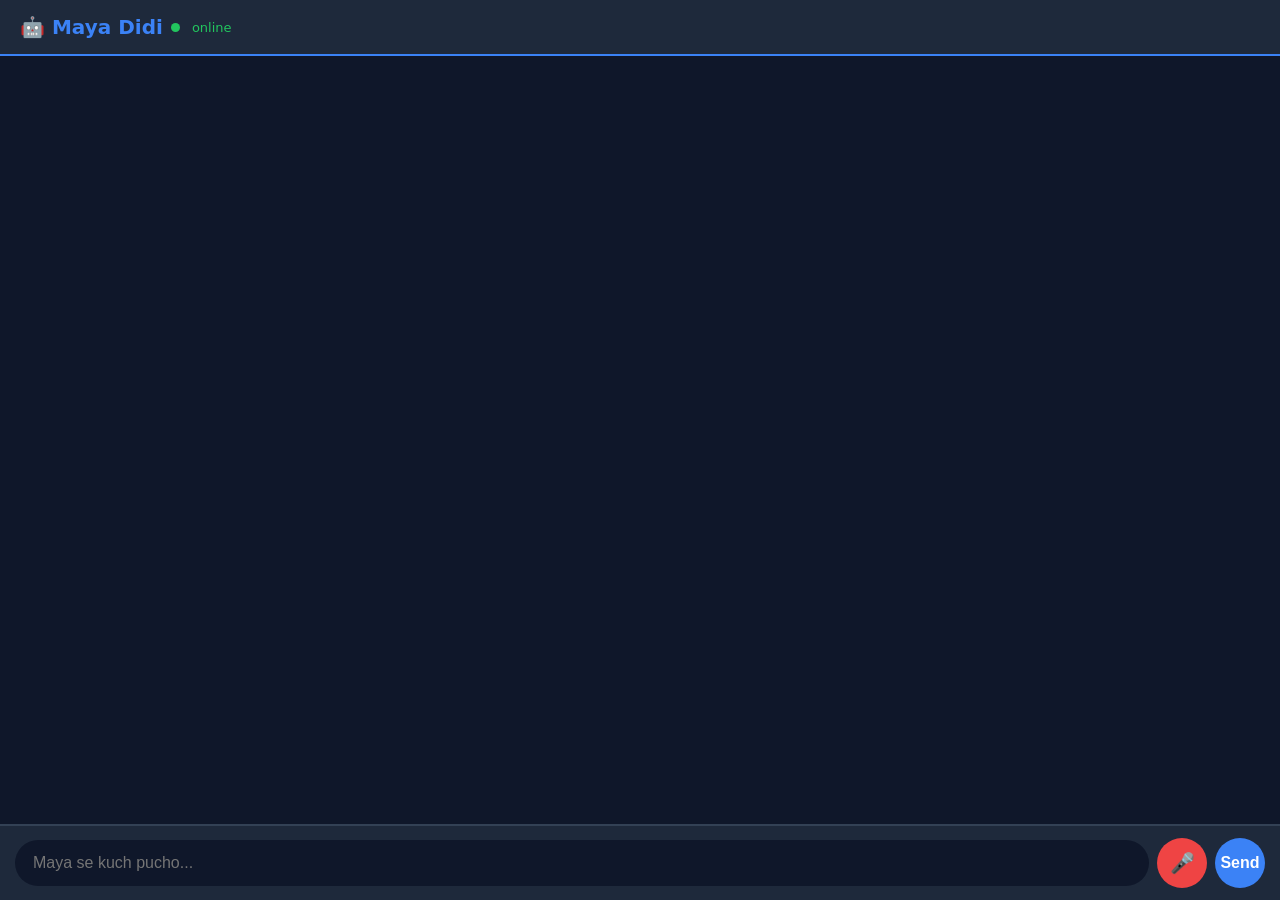
<file: ai-teacher.html>
<!DOCTYPE html>
<html lang="hi">
<head>
  <meta charset="UTF-8">
  <meta name="viewport" content="width=device-width, initial-scale=1.0, viewport-fit=cover">
  <title>Maya Didi - AI Teacher</title>
  <style>
    * {
      box-sizing: border-box;
    }
    html, body {
      width: 100%;
      height: 100dvh;
      overflow: hidden; /* ✅ Body pe koi scroll nahi */
      background: #0f172a;
      font-family: system-ui, Arial;
      color: #e2e8f0;
      margin: 0;
    }
    body {
      display: flex;
      flex-direction: column;
      padding-bottom: env(safe-area-inset-bottom);
    }

    /* ✅ Header Fix */
   .header {
      background: #1e293b;
      padding: 15px 20px;
      display: flex;
      align-items: center;
      gap: 12px;
      border-bottom: 2px solid #3b82f6;
      flex-shrink: 0;
      width: 100vw;
    }
   .header h2 { margin: 0; color: #3b82f6; font-size: 20px; display: flex; align-items: center; gap: 8px; }
   .header p { margin: 0; font-size: 13px; color: #22c55e; }
   .dot { width: 9px; height: 9px; background: #22c55e; border-radius: 50%; }

    /* ✅ Chat Area - Sirf ye scroll hoga */
    #chat {
      flex: 1;
      overflow-y: auto;
      overflow-x: hidden; /* ✅ Horizontal scroll band - ye main fix hai */
      padding: 15px;
      display: flex;
      flex-direction: column;
      gap: 10px;
      width: 100vw;
    }
   .msg {
      padding: 12px 16px;
      border-radius: 16px;
      max-width: calc(100% - 30px); /* ✅ Ab 100% se bahar nahi jayega */
      width: fit-content;
      line-height: 1.5;
      font-size: 15px;
      word-break: break-word; /* ✅ Lamba word tod dega */
      overflow-wrap: anywhere; /* ✅ Koi bhi jagah se tod dega */
      white-space: pre-wrap;
    }
   .user { background: #3b82f6; align-self: flex-end; border-bottom-right-radius: 4px; }
   .bot { background: #1e293b; align-self: flex-start; border: 1px solid #334155; border-bottom-left-radius: 4px; }

    /* ✅ Input Area Fix */
   .input-area {
      display: flex;
      padding: 12px 15px calc(12px + env(safe-area-inset-bottom));
      background: #1e293b;
      border-top: 2px solid #334155;
      gap: 8px;
      align-items: center;
      flex-shrink: 0;
      width: 100vw;
    }
    #userInput {
      flex: 1;
      min-width: 0;
      padding: 14px 18px;
      border: none;
      border-radius: 24px;
      background: #0f172a;
      color: #e2e8f0;
      font-size: 16px;
      outline: none;
    }
    button {
      padding: 0;
      border: none;
      border-radius: 50%;
      background: #3b82f6;
      color: white;
      font-weight: bold;
      cursor: pointer;
      font-size: 16px;
      width: 50px;
      height: 50px;
      flex-shrink: 0;
      display: flex;
      align-items: center;
      justify-content: center;
    }
    #micBtn { background: #ef4444; font-size: 20px; }
    #micBtn.listening { background: #22c55e; animation: pulse 1s infinite; }
    @keyframes pulse { 0% { box-shadow: 0 0 0 0 rgba(34, 197, 94, 0.7); } 70% { box-shadow: 0 0 0 10px rgba(34, 197, 94, 0); } 100% { box-shadow: 0 0 0 0 rgba(34, 197, 94, 0); } }
  
  </style>
</head>
<body>
 <body>
  <div class="header">
    <h2>🤖 Maya Didi <span class="dot"></span></h2>
    <p id="status">online</p>
  </div>

  <div id="chat"></div>
  
  <div class="input-area">
    <input type="text" id="userInput" placeholder="Maya se kuch pucho...">
    <button id="micBtn" onclick="startMic()">🎤</button>
    <button onclick="sendMsg()">Send</button>
  </div>

  <script>
    const API_URL = '/api/chat';
    let chatHistory = []; 
<script>
const API_URL = "/api/chat";
let chatHistory = [];

function saveChat() { localStorage.setItem('mayaChat', JSON.stringify(chatHistory)); }
function loadChat() {
  const saved = localStorage.getItem('mayaChat');
  if (saved) {
    chatHistory = JSON.parse(saved);
    chatHistory.forEach(msg => { addMsg(msg.content, msg.role === 'user'? 'user' : 'bot', false); });
  } else { addMsg("Namaste 🙏 Main Maya Didi hu. English seekhni hai? Koi bhi sawal pucho.", 'bot', false); }
}

function addMsg(text, sender, shouldSave = true){
  const chat = document.getElementById('chat');
  const div = document.createElement('div');
  div.className = 'msg ' + sender;
  div.innerText = text;
  chat.appendChild(div);
  chat.scrollTop = chat.scrollHeight;
  if (shouldSave) { chatHistory.push({role: sender === 'user'? 'user' : 'assistant', content: text}); saveChat(); }
}

async function sendMsg(){
    const input = document.getElementById('userInput');
    const text = input.value.trim();
  const selectedMode = document.getElementById('modeSelect').value; // <- Ye line add kar
    if(!text) return;
  localStorage.setItem('mayaMode', selectedMode); // <- Ye line add kar
    
    addMsg(text, 'user');
    input.value = '';
    document.getElementById('status').innerText = 'typing...';
    
    try {
    const res = await fetch('/api/chat', {
      method: 'POST',
      headers: {'Content-Type': 'application/json'},
      body: JSON.stringify({
        message: text,
        mode: selectedMode,   // 'languageMode: hi-en' hata ke ye daal de
      })
    });
        const data = await res.json();
        const reply = data.reply || "Sorry, jawab nahi mila.";
        addMsg(reply, 'maya');
        document.getElementById('status').innerText = 'online';
    } catch(e){
        console.error("API Error:", e);
        addMsg("Maya so rahi hai bhai 😅. Server error aa gaya.", 'maya');
        document.getElementById('status').innerText = 'online';
    }
}

function startMic() {
  const micBtn = document.getElementById('micBtn');
  const SpeechRecognition = window.SpeechRecognition || window.webkitSpeechRecognition;
  if (!SpeechRecognition) { alert("Tera browser Mic support nahi karta Guru. Chrome use kar."); return; }
  const recognition = new SpeechRecognition();
  recognition.lang = 'hi-IN';
  recognition.continuous = false;
  recognition.onstart = () => { micBtn.classList.add('listening'); document.getElementById('status').innerText = 'sun rahi hu...'; };
  recognition.onresult = (event) => { const text = event.results[0][0].transcript; document.getElementById('userInput').value = text; sendMsg(); };
  recognition.onend = () => { micBtn.classList.remove('listening'); document.getElementById('status').innerText = 'online'; };
  recognition.start();
}

document.getElementById('userInput').addEventListener('keypress', (e) => { if(e.key === 'Enter') sendMsg(); });
loadChat(); // === YAHAN TAK ===
 
</script>
 <div id="banner-ad"><ins class="adsbygoogle" style="display:block" data-ad-client="ca-pub-XXXX" data-ad-slot="YYYY" data-ad-format="auto"></ins><script>(adsbygoogle = window.adsbygoogle || []).push({});</script></div>
 <script>let messageCount = 0;</script> 
<script>window.MAYA_MODE = 'maya';</script>
<script src="/ads-heart.js"></script>
</body>
</html>
</file>
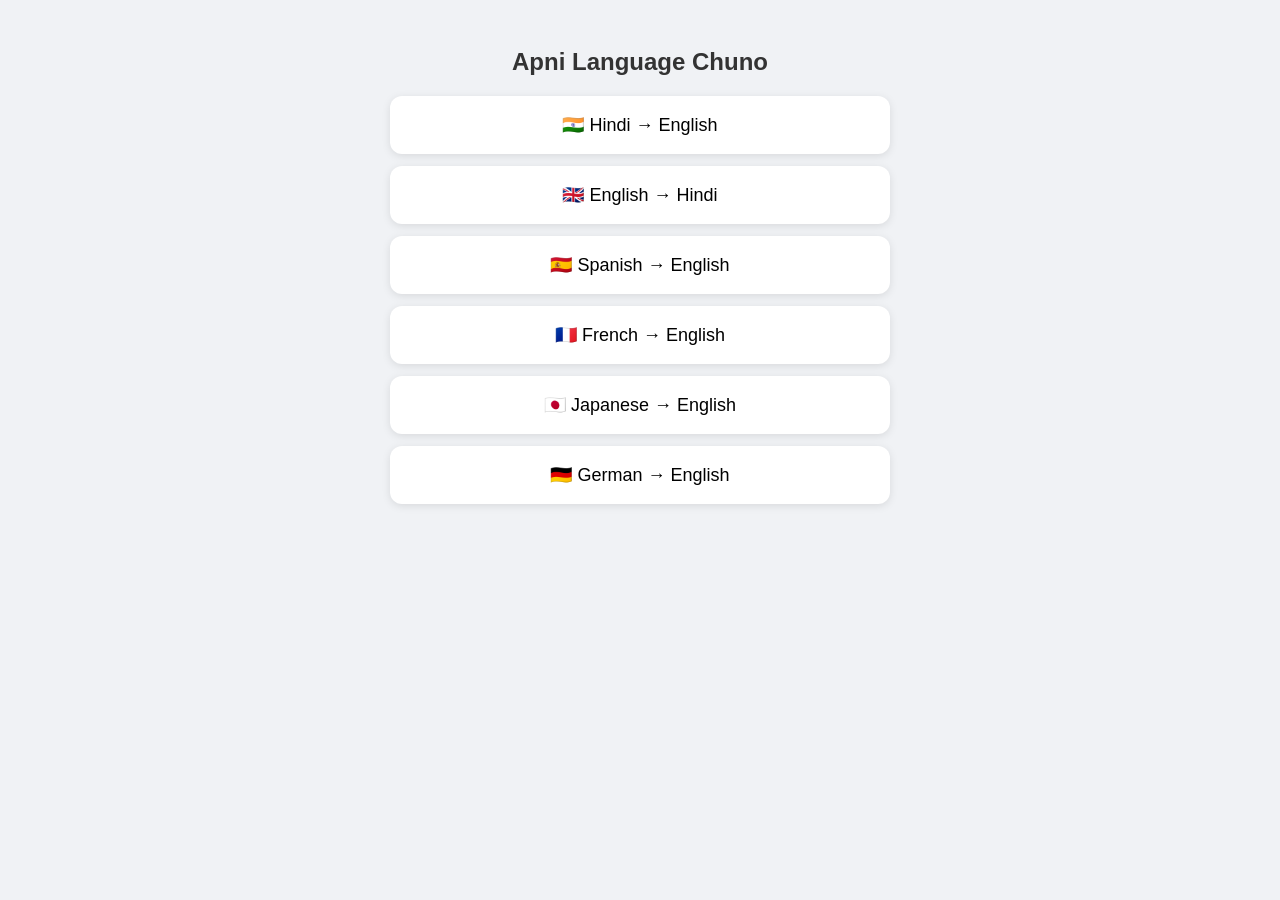
<file: language.html>
<!DOCTYPE html>
<html>
<head>
<meta charset="UTF-8">
<title>Language Select</title>
<style>
body{font-family:sans-serif;background:#f0f2f5;padding:20px;text-align:center}
h2{color:#333;margin-bottom:20px}
.lang{padding:18px;margin:12px 0;background:#fff;border-radius:12px;cursor:pointer;font-size:18px;box-shadow:0 2px 8px rgba(0,0,0,0.1);transition:0.3s}
.lang:hover{background:#667eea;color:#fff;transform:scale(1.02)}
.container{max-width:500px;margin:auto}
</style>
</head>
<body>
<div class="container">
  <h2 data-key="language.title">Apni Language Chuno</h2>

  <div class="lang" onclick="setLanguage('hindi-english')" data-key="language.hindi_english">🇮🇳 Hindi → English</div>
  <div class="lang" onclick="setLanguage('english-hindi')" data-key="language.english_hindi">🇬🇧 English → Hindi</div>
  <div class="lang" onclick="setLanguage('spanish-english')" data-key="language.spanish_english">🇪🇸 Spanish → English</div>
  <div class="lang" onclick="setLanguage('french-english')" data-key="language.french_english">🇫🇷 French → English</div>
  <div class="lang" onclick="setLanguage('ja')" data-key="language.japanese_english">🇯🇵 Japanese → English</div>
  <div class="lang" onclick="setLanguage('de')" data-key="language.german_english">🇩🇪 German → English</div>
</div>

<script>
// STEP 1: WORDS DATA - 6 LANGUAGE
const langData = {
  "hindi-english": {
    "language": {
      "title": "Apni Language Chuno",
      "hindi_english": "🇮🇳 Hindi → English",
      "english_hindi": "🇬🇧 English → Hindi",
      "spanish_english": "🇪🇸 Spanish → English",
      "french_english": "🇫🇷 French → English",
      "japanese_english": "🇯🇵 Japanese → English",
      "german_english": "🇩🇪 German → English"
    }
  },
  "english-hindi": {
    "language": {
      "title": "Choose Your Language",
      "hindi_english": "🇮🇳 Hindi → English",
      "english_hindi": "🇬🇧 English → Hindi",
      "spanish_english": "🇪🇸 Spanish → English",
      "french_english": "🇫🇷 French → English",
      "japanese_english": "🇯🇵 Japanese → English",
      "german_english": "🇩🇪 German → English"
    }
  },
  "spanish-english": {
    "language": {
      "title": "Elige Tu Idioma",
      "hindi_english": "🇮🇳 Hindi → English",
      "english_hindi": "🇬🇧 English → Hindi",
      "spanish_english": "🇪🇸 Spanish → English",
      "french_english": "🇫🇷 French → English",
      "japanese_english": "🇯🇵 Japanese → English",
      "german_english": "🇩🇪 German → English"
    }
  },
  "french-english": {
    "language": {
      "title": "Choisissez Votre Langue",
      "hindi_english": "🇮🇳 Hindi → English",
      "english_hindi": "🇬🇧 English → Hindi",
      "spanish_english": "🇪🇸 Spanish → English",
      "french_english": "🇫🇷 French → English",
      "japanese_english": "🇯🇵 Japanese → English",
      "german_english": "🇩🇪 German → English"
    }
  },
  "ja": {
    "language": {
      "title": "言語を選択してください",
      "hindi_english": "🇮🇳 Hindi → English",
      "english_hindi": "🇬🇧 English → Hindi",
      "spanish_english": "🇪🇸 Spanish → English",
      "french_english": "🇫🇷 French → English",
      "japanese_english": "🇯🇵 Japanese → English",
      "german_english": "🇩🇪 German → English"
    }
  },
  "de": {
    "language": {
      "title": "Wähle Deine Sprache",
      "hindi_english": "🇮🇳 Hindi → English",
      "english_hindi": "🇬🇧 English → Hindi",
      "spanish_english": "🇪🇸 Spanish → English",
      "french_english": "🇫🇷 French → English",
      "japanese_english": "🇯🇵 Japanese → English",
      "german_english": "🇩🇪 German → English"
    }
  }
};

// STEP 2: LANGUAGE SWITCH FUNCTION
function setLanguage(langCode) {
  localStorage.setItem("selectedLanguage", langCode);
  window.location.href = "index.html?nocache=1";
}

function applyTranslations() {
  const lang = localStorage.getItem("selectedLanguage") || "hindi-english";
  const data = langData[lang];

  document.querySelectorAll("[data-key]").forEach(el => {
    const keys = el.getAttribute("data-key").split(".");
    let text = data;
    keys.forEach(k => text = text[k]);
    if(text) el.innerText = text;
  });
}

document.addEventListener("DOMContentLoaded", applyTranslations);
</script>
</body>
</html>
</file>
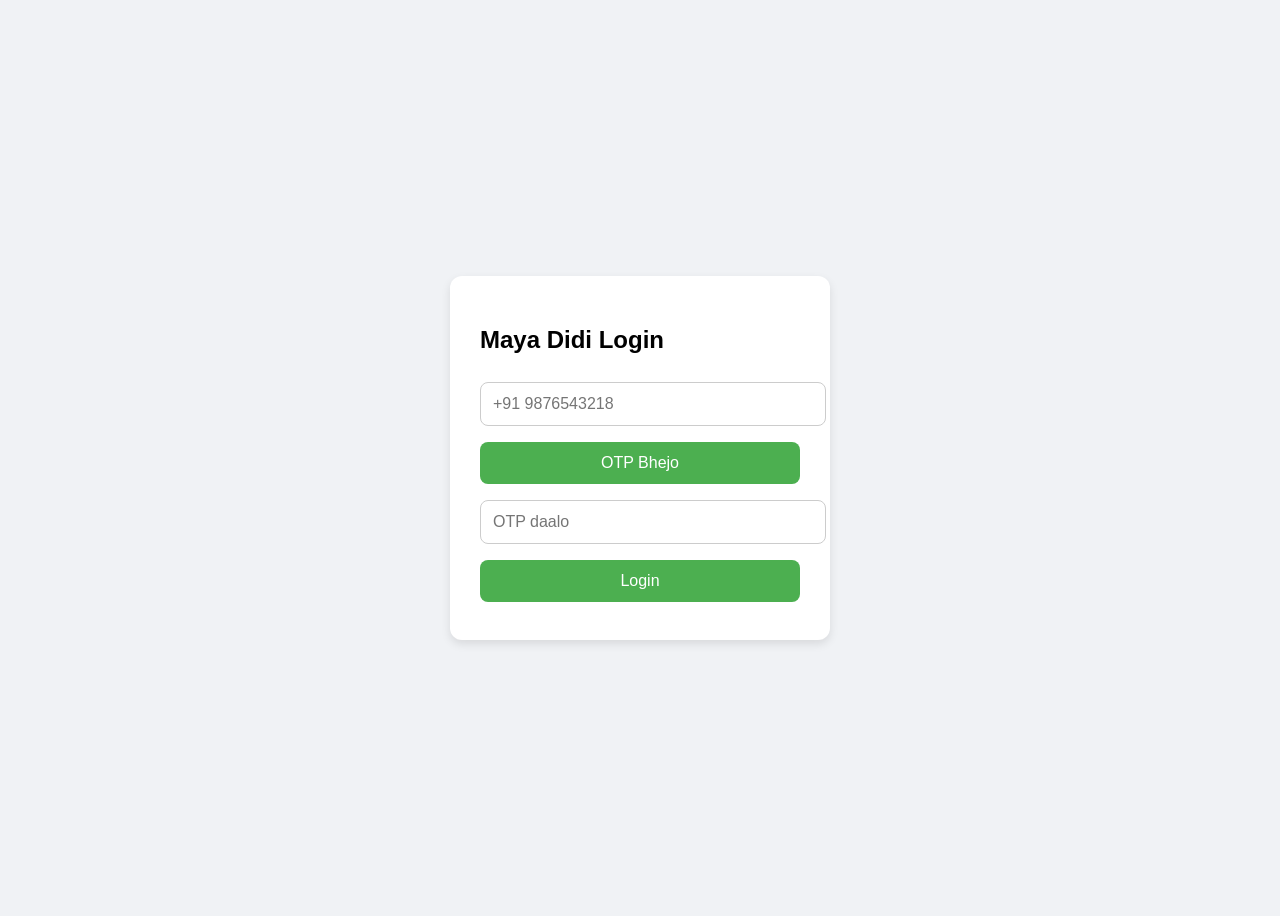
<file: login.html>
<!DOCTYPE html>
<html lang="en">
<head>
  <meta charset="UTF-8">
  <title>Login - Maya Didi</title>
  <style>
    body{font-family:sans-serif;display:flex;justify-content:center;align-items:center;height:100vh;background:#f0f2f5}
    .box{background:#fff;padding:30px;border-radius:12px;box-shadow:0 4px 10px rgba(0,0,0,0.1);width:320px}
    input,button{width:100%;padding:12px;margin:8px 0;border:1px solid #ccc;border-radius:8px;font-size:16px}
    button{background:#4CAF50;color:#fff;border:none;cursor:pointer}
  </style>
 <script>
   // // Guard: Agar login nahi hai to login pe bhej do
    //if(localStorage.getItem("loggedIn") !== "true"){
       // window.location.replace("login.html")
    //} 
   // // Agar login hai par language nahi chuni
    //else if(!localStorage.getItem("lang")){
       // window.location.replace("language.html")
    //}
   // // Agar dono hai to index pe bhej do
   // else {
       // window.location.replace("index.html")
   // }
</script>
</head>
<body>
  <div class="box">
    <h2 data-key="login_title">Maya Didi Login</h2>
    <input type="tel" id="mobile" placeholder="+91 9876543218">
    <button onclick="sendOTP()"><span data-key="btn_sendotp">OTP Bhejo</span></button>
    <input type="text" id="otp" placeholder="OTP daalo">
    <button onclick="verifyOTP()"><span data-key="btn_login">Login</span></button>
</div>
  <script>
   function sendOTP(){
    alert("OTP sent - demo me 1234 use karo") // isko baad me hatayenge
}
function verifyOTP(){
    if(document.getElementById('otp').value=="1234"){
        localStorage.setItem("loggedIn","true");
        window.location.href="language.html";
    } else {
        alert("Galat OTP") // isko bhi baad me hatayenge
    }
}
  </script>
  <script src="words.js"></script>
</body>
</html>
</file>
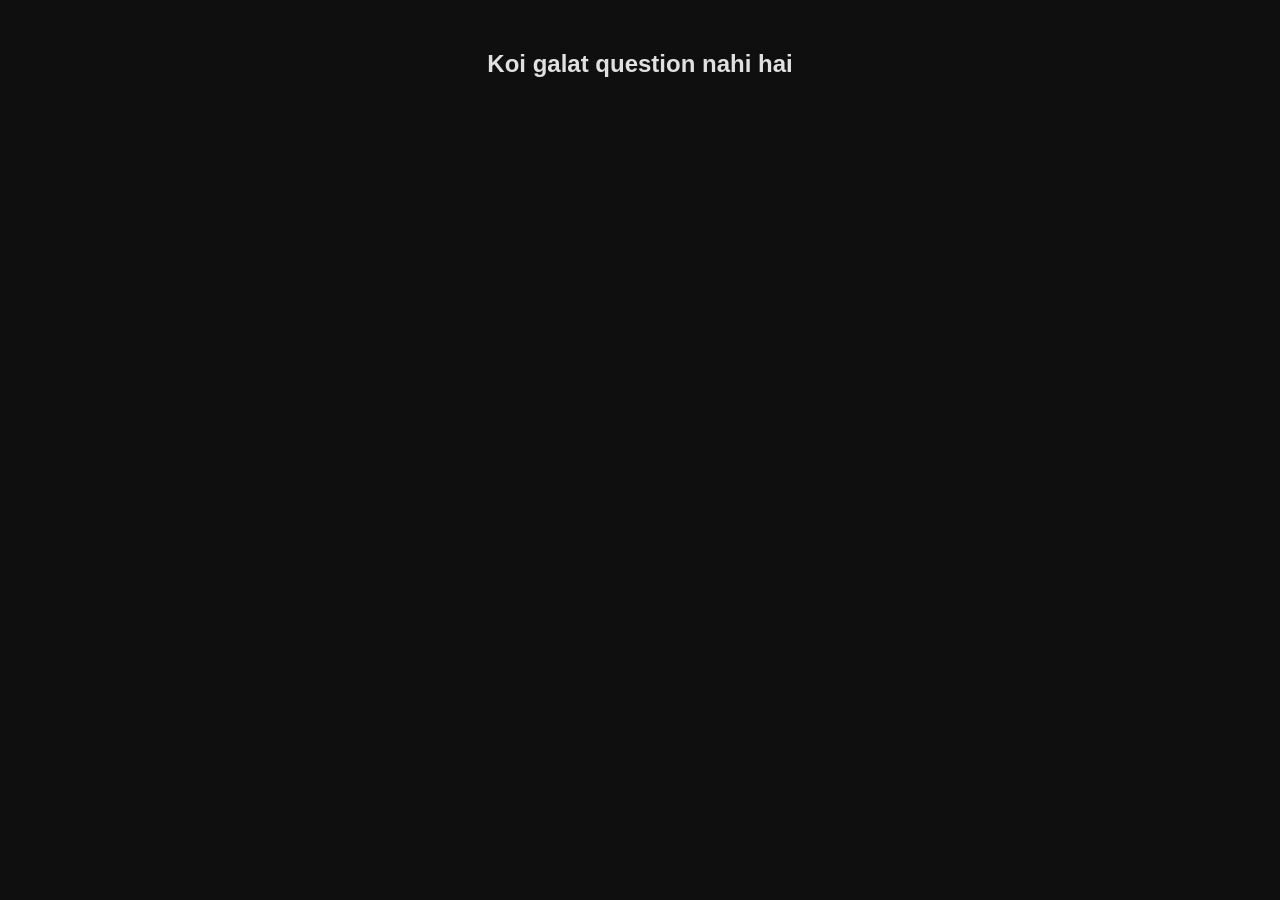
<file: practice-only.html>
<!DOCTYPE html>
<html lang="hi">
<head>
  <title>Wrong Practice</title>
  <meta charset="UTF-8">
  <link rel="stylesheet" href="style.css">
</head>
<body>
  <div id="main-container">Loading...</div>
  <script>
    const practiceSet = JSON.parse(localStorage.getItem('practiceNowSet'));
    const mode = localStorage.getItem('practiceMode');
    
    if(!practiceSet || practiceSet.length === 0){ 
      document.getElementById('main-container').innerHTML = "<h2 style='text-align:center; margin-top:50px'>Koi galat question nahi hai</h2>";
    } else {
      localStorage.removeItem('practiceNowSet');
      localStorage.removeItem('practiceMode');

      if(mode === 'day_quiz'){
        // 1. LESSONS: lessons array ko replace karo
        window.lessons = [{ title: "❌ Galat Questions", day: 999, questions: practiceSet }];
        loadLesson(999); // agar tumhara function alag hai to naam change kar dena
      } 
      else if(mode === 'listening'){
        // 2. SUNO: gameData ko replace karke combo-game pe bhej do
        localStorage.setItem('practiceNowSet', JSON.stringify(practiceSet));
       window.location.href = 'wrong-suno-game.html';
      }
      else if(mode === 'speaking'){
        // 3. BOL KE: questions array ko replace karo
        window.questions = practiceSet;
        startSpeaking(); // agar tumhara function alag hai to naam change kar dena
      }
    }
    
    // JAB PRACTICE KHATAM HO TO YE CALL KARNA
    function finishWrongPractice(){
      alert("Wrong Practice Pura Hua!");
      let all = JSON.parse(localStorage.getItem('wrongQuestions'))||[];
      let filtered = all.filter(q=> q.type !== mode);
      localStorage.setItem('wrongQuestions', JSON.stringify(filtered));
      window.location.href = 'wrong-practice.html';
    }
  </script>
</body>
</html>
</file>
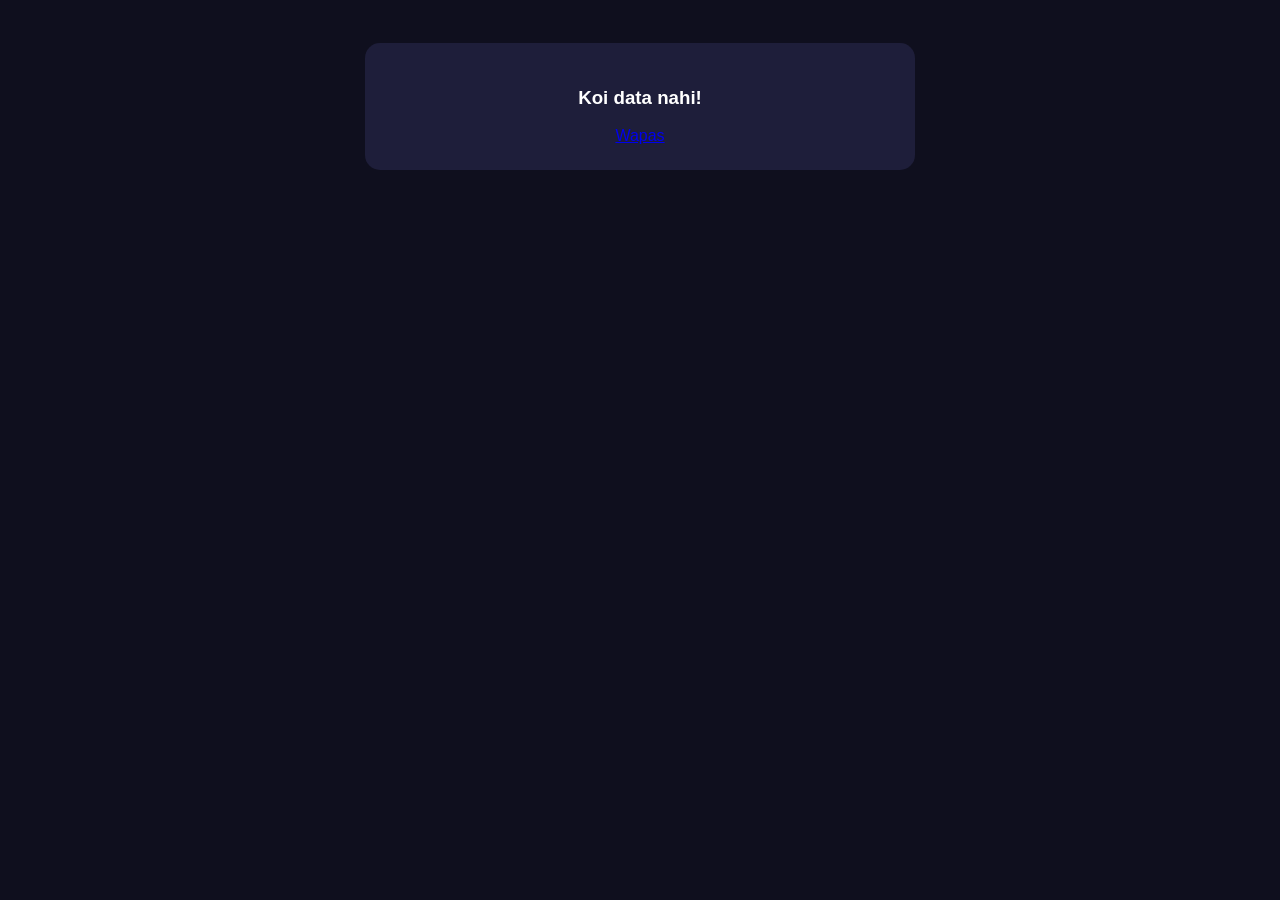
<file: wrong-bol-game.html>
<!DOCTYPE html>
<html lang="hi"><head><meta charset="UTF-8"><meta name="viewport" content="width=device-width, initial-scale=1.0"><title>Bol Ke Practice</title>
<style>body{font-family:Arial;background:#0f0f1e;color:#fff;text-align:center;padding:15px}.container{max-width:500px;margin:20px auto;background:#1e1e3a;padding:25px;border-radius:15px} #question{color:#ffd700;font-size:26px;margin:20px 0}.bol-btn{padding:14px 30px;font-size:18px;background:#00c6ff;color:#fff;border:none;border-radius:25px;cursor:pointer;margin:10px} #result{margin-top:15px;min-height:24px}</style></head><body>
<div class="container"><h2>🎤 Bol Ke Practice</h2><p id="progress"></p><h3 id="question"></h3><p id="hindiHint" style="color:#aaa"></p><button class="bol-btn" onclick="startListening()">🎤 Bolo</button><button class="bol-btn" style="background:#444" onclick="speakCurrent()">🔊 Suno</button><p id="result"></p><p>Score: <span id="score">0</span>/<span id="total">0</span></p><a href="wrong-practice.html" style="color:#aaa">← Wapas</a></div>
<script>
function playCorrectSound(){ try{ new Audio('https://actions.google.com/sounds/v1/cartoon/pop.ogg').play(); }catch(e){} }
function playWrongSound(){ try{ new Audio('https://actions.google.com/sounds/v1/cartoon/wood_plank_flicks.ogg').play(); }catch(e){} }

let practiceSet=[]; try{ practiceSet=JSON.parse(localStorage.getItem('practiceNowSet')||'[]'); }catch(e){}

if(!practiceSet.length){ document.querySelector('.container').innerHTML="<h3>Koi data nahi!</h3><a href='wrong-practice.html'>Wapas</a>"; }
else{
  let gameData=practiceSet.map(q=>({ english: q.english || q.audioText || q.q || q.sentence || "", hindi: q.hindi || q.correctHindi || q.ans || "" }));
  let cur=0, score=0;
  window.speakCurrent=()=>{ let u=new SpeechSynthesisUtterance(gameData[cur].english); u.lang='en-US'; speechSynthesis.speak(u); }
  function loadQuestion(){
    if(cur>=gameData.length){ alert(`Khatam! ${score}/${gameData.length}`); localStorage.removeItem('practiceNowSet'); let all=JSON.parse(localStorage.getItem('wrongQuestions')||'[]'); all=all.filter(q=>(q.type||'').toLowerCase()!=='speaking' && (q.type||'').toLowerCase()!=='bol'); localStorage.setItem('wrongQuestions',JSON.stringify(all)); location.href='wrong-practice.html'; return; }
    let q=gameData[cur];
    document.getElementById('progress').innerText=`Question ${cur+1}/${gameData.length}`;
    document.getElementById('total').innerText=gameData.length;
    document.getElementById('score').innerText=score;
    document.getElementById('question').innerText=q.english;
    document.getElementById('hindiHint').innerText=q.hindi;
    document.getElementById('result').innerText='';
    speakCurrent();
  }
  window.startListening=()=>{
    let SpeechRecognition = window.SpeechRecognition || window.webkitSpeechRecognition;
    if(!SpeechRecognition){ alert("Mic is browser me support nahi hai, Chrome use karo"); return; }
    let rec=new SpeechRecognition(); rec.lang='en-US';
    rec.onstart=()=>{ document.getElementById('result').innerText="Sun raha hu..."; };
    rec.onresult=(e)=>{
      let spoken=e.results[0][0].transcript.toLowerCase();
      let target=gameData[cur].english.toLowerCase();
      document.getElementById('result').innerText=`Tumne bola: ${spoken}`;
      if(target.includes(spoken) || spoken.includes(target.split(' ')[0])){ playCorrectSound(); score++; document.getElementById('result').innerText+=" ✅ Sahi!"; cur++; setTimeout(loadQuestion,1200); }
      else { playWrongSound(); document.getElementById('result').innerText+=" ❌ Phir se bolo"; }
    };
    rec.start();
  };
  loadQuestion();
}
</script></body></html>
</file>
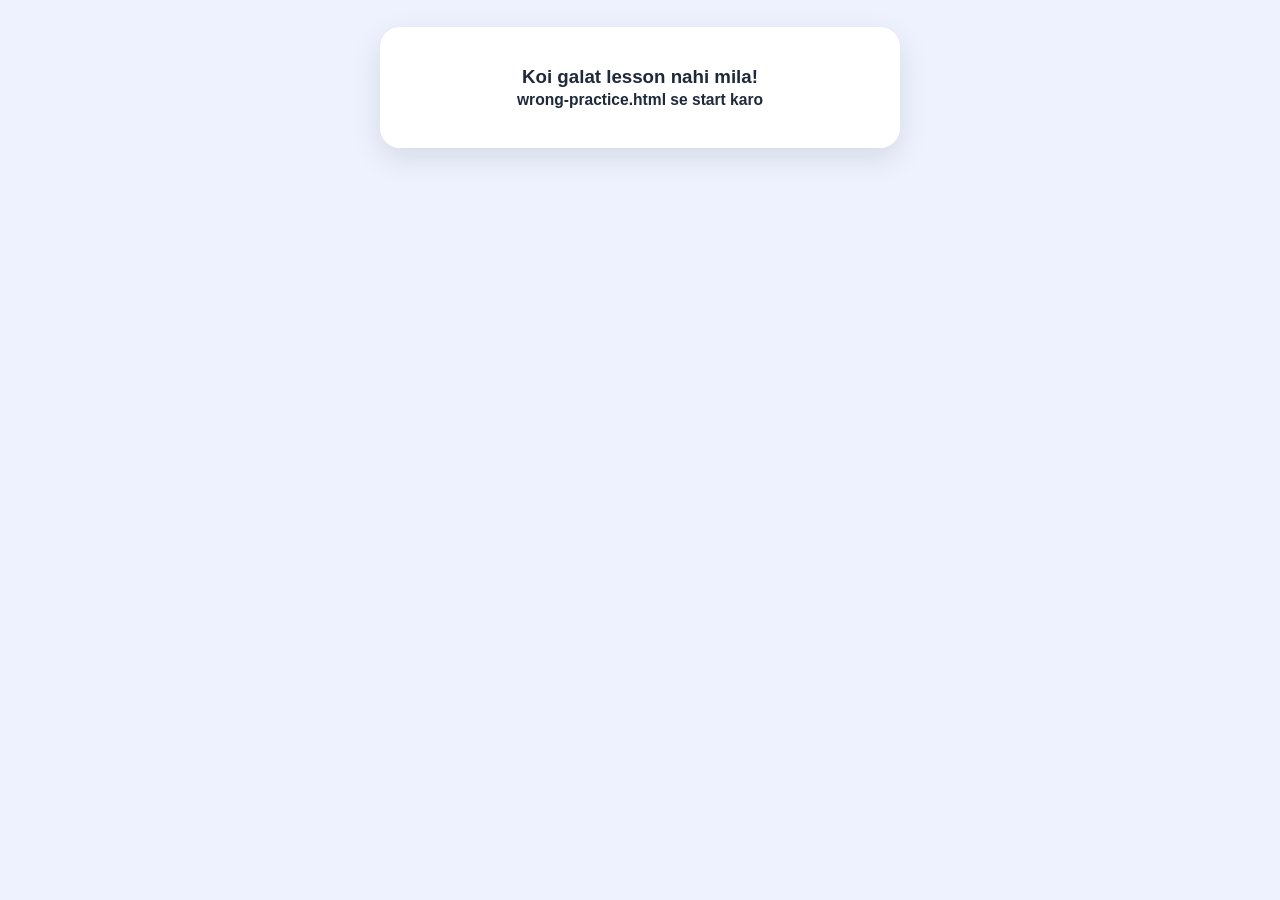
<file: wrong-lession-game.html>
<!DOCTYPE html>
<html lang="hi">
<head>
<meta charset="UTF-8">
<meta name="viewport" content="width=device-width, initial-scale=1.0">
<title>Wrong Lesson Practice</title>
<style>
  body{font-family:Inter,Arial;background:#eef2ff;margin:0;padding:12px;color:#1e293b}
 .card{max-width:480px;margin:15px auto;background:#fff;border-radius:20px;padding:20px;box-shadow:0 10px 30px rgba(0,0,0,.1)}
 .top{font-weight:700;font-size:18px;color:#334155}
 .sub{font-size:13px;color:#64748b;margin-bottom:15px}
 .qCount{text-align:center;font-weight:600;margin:10px 0;color:#475569}
 .hindiQ{text-align:center;font-size:20px;font-weight:700;margin:8px 0;color:#0f172a}
 .engQ{text-align:center;font-size:18px;margin:12px 0;color:#334155;display:flex;justify-content:center;align-items:center;gap:8px}
 .num{width:32px;height:32px;background:#1e293b;color:#fff;border-radius:50%;display:inline-flex;align-items:center;justify-content:center;font-size:14px}
 .dropBox{min-height:65px;border:2px dashed #cbd5e1;border-radius:14px;background:#f1f5f9;display:flex;align-items:center;justify-content:center;margin:15px 0;padding:10px}
 .chip{padding:10px 18px;background:#1e293b;color:#fff;border-radius:12px;font-weight:600;cursor:pointer;border:none;box-shadow:0 4px 10px rgba(0,0,0,.15)}
 .chip.selected{background:#e2e8f0;color:#1e293b;border:2px solid #1e293b}
 .options{display:flex;gap:12px;justify-content:center;margin:15px 0;flex-wrap:wrap}
 .options.chip{background:#1e293b}
  #nextBtn{width:100%;padding:14px;background:#3b82f6;color:#fff;border:none;border-radius:12px;font-size:16px;font-weight:600;cursor:pointer;margin-top:10px}
  #feedback{width:100%;padding:14px;border-radius:12px;text-align:center;font-weight:600;margin-top:12px;display:none}
 .ok{background:#10b981;color:#fff}
 .bad{background:#ef4444;color:#fff}
</style>
</head>
<body>
<div class="card">
  <div class="top">Maya ke Saath Grammar + Quiz 📝</div>
  <div class="sub">Day-wise seekho, Maya se gupshup karo, Practice karo</div>
  <div class="qCount" id="qCount">Q 1/8</div>
  <div class="hindiQ">सही अनुवाद करिए।</div>
  <div class="hindiQ" id="hindiText">मैं रोज स्कूल जाता हूँ</div>
  <div class="engQ"><span class="num" id="qNum">1</span><span id="engText">I _ to school daily.</span></div>
  <div class="dropBox" id="dropBox"><span style="color:#94a3b8">Yahan lagao</span></div>
  <div class="options" id="options"></div>
  <button id="nextBtn" onclick="nextQuestion()">Next</button>
  <div id="feedback"></div>
  <div style="text-align:center;margin-top:12px"><a href="wrong-practice.html" style="color:#64748b;text-decoration:none;font-size:14px">← Wapas</a></div>
</div>

<script>
// SOUND - sahi/galat pe
function playCorrectSound(){ try{ new Audio('https://actions.google.com/sounds/v1/cartoon/pop.ogg').play(); }catch(e){} }
function playWrongSound(){ try{ new Audio('https://actions.google.com/sounds/v1/cartoon/wood_plank_flicks.ogg').play(); }catch(e){} }

let practiceSet=[];
try{ practiceSet=JSON.parse(localStorage.getItem('practiceNowSet')||'[]'); }catch(e){}

if(!practiceSet.length){
  document.querySelector('.card').innerHTML="<h3 style='text-align:center'>Koi galat lesson nahi mila!<br><small>wrong-practice.html se start karo</small></h3>";
} else {
  // TUMHARE DATA KE HISAB SE MAPPING
  let gameData = practiceSet.map(q=>({
    hindi: q.hindi || q.correctHindi || q.question || q.hindiSentence || "मैं रोज स्कूल जाता हूँ",
    english: q.english || q.engText || q.sentence || q.q || q.title || "I _ to school daily.",
    answer: q.answer || q.correctAnswer || q.correct || q.correctWord || q.audioText || "go",
    options: q.options || q.allOptions || q.choices || ["go","going","goes"]
  }));

  let cur=0, score=0, selected=null;

  function loadQuestion(){
    if(cur>=gameData.length){
      alert(`Khatam! Score ${score}/${gameData.length}`);
      localStorage.removeItem('practiceNowSet');
      let all=JSON.parse(localStorage.getItem('wrongQuestions')||'[]');
      all=all.filter(x=> (x.type||'').toLowerCase()!=='lesson' && (x.type||'').toLowerCase()!=='grammar');
      localStorage.setItem('wrongQuestions', JSON.stringify(all));
      location.href='wrong-practice.html';
      return;
    }
    let q=gameData[cur];
    document.getElementById('qCount').innerText=`Q ${cur+1}/${gameData.length}`;
    document.getElementById('qNum').innerText=cur+1;
    document.getElementById('hindiText').innerText=q.hindi;
    document.getElementById('engText').innerText=q.english;
    document.getElementById('dropBox').innerHTML='<span style="color:#94a3b8">Yahan lagao</span>';
    document.getElementById('feedback').style.display='none';
    selected=null;

    let optsDiv=document.getElementById('options');
    optsDiv.innerHTML='';
    let opts=[...q.options];
    if(!opts.includes(q.answer)) opts[0]=q.answer;
    opts=[...new Set(opts)].sort(()=>0.5-Math.random());

    opts.forEach(opt=>{
      let word = typeof opt==='string'? opt : (opt.hindi||opt.english||opt);
      let b=document.createElement('button');
      b.className='chip'; b.innerText=word;
      b.onclick=()=>{
        selected=word;
        document.getElementById('dropBox').innerHTML=`<button class="chip selected">${word}</button>`;
        document.querySelectorAll('.options.chip').forEach(c=>c.style.opacity=c.innerText===word?'0.4':'1');
        checkAnswer();
      };
      optsDiv.appendChild(b);
    });
  }

  function checkAnswer(){
    let q=gameData[cur];
    let fb=document.getElementById('feedback');
    if(selected && selected.toLowerCase().trim()===q.answer.toLowerCase().trim()){
      fb.className='ok'; fb.innerText='Sahi jawab! 🔊'; fb.style.display='block'; fb.classList.add('ok');
      playCorrectSound(); score++;
    } else {
      fb.className='bad'; fb.innerText=`Galat! Sahi hai: ${q.answer}`; fb.style.display='block';
      fb.classList.add('bad');
      playWrongSound();
    }
  }

  window.nextQuestion=()=>{
    if(!selected){ alert('Pehle option chuno guru!'); return; }
    cur++; loadQuestion();
  }

  loadQuestion();
}
</script>
</body>
</html>
</file>
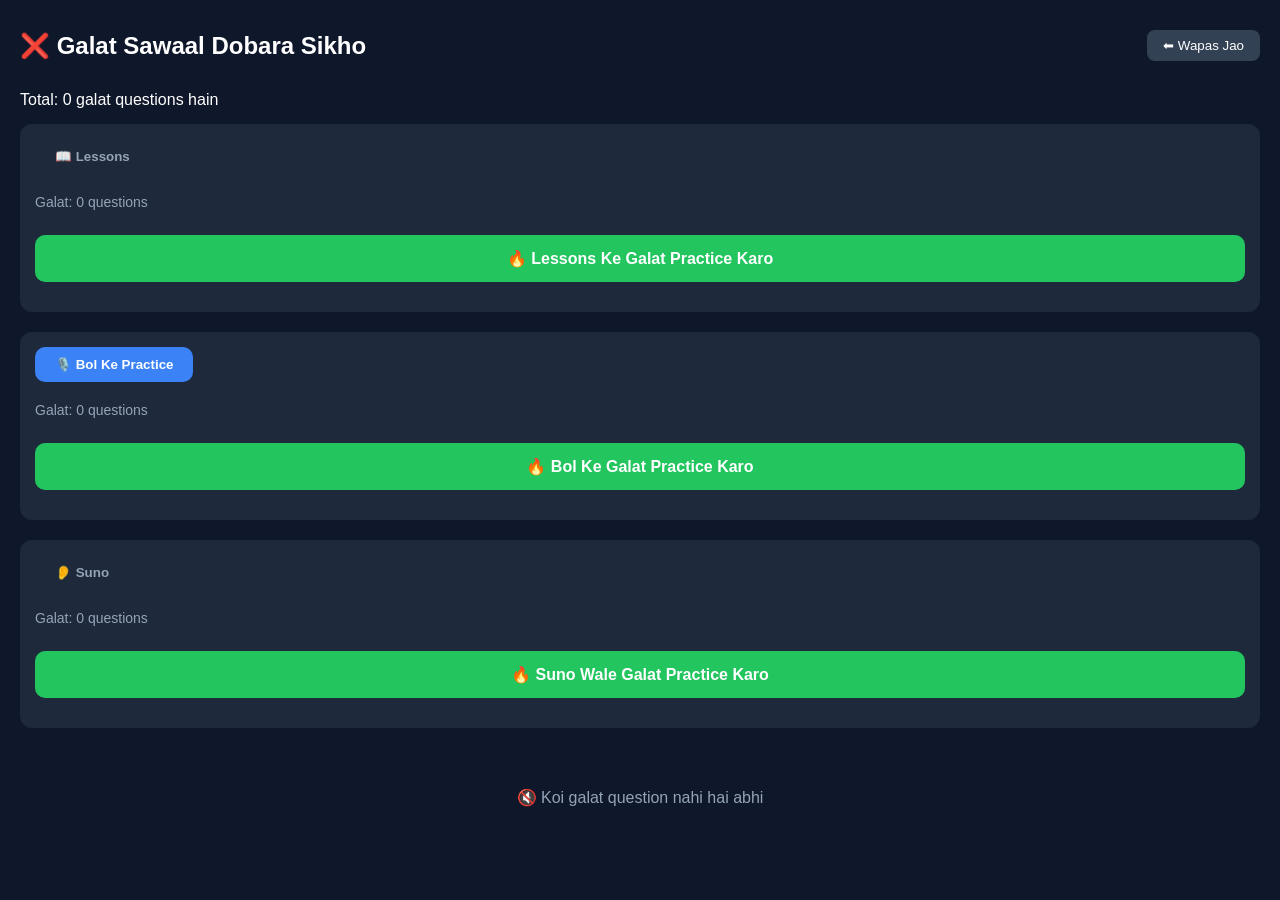
<file: wrong-practice.html>
<!DOCTYPE html>
<html lang="hi">
<head>
<meta charset="UTF-8">
<meta name="viewport" content="width=device-width, initial-scale=1.0">
<title>Galat Questions Practice</title>
<link rel="stylesheet" href="style.css">
<style>
body{background:#0f172a;color:#fff;font-family:sans-serif;margin:0;padding:20px}
.header{display:flex;justify-content:space-between;align-items:center;margin-bottom:20px}
.header h1{font-size:24px}
.btn-back{background:#334155;border:none;color:#fff;padding:8px 16px;border-radius:8px;cursor:pointer}
.tabs{display:flex;gap:10px;margin-bottom:20px}
.tab-btn{background:#1e293b;border:none;color:#94a3b8;padding:10px 20px;border-radius:10px;cursor:pointer;font-weight:600}
.tab-btn.active{background:#3b82f6;color:#fff}
.question-card{background:#1e293b;padding:15px;border-radius:12px;margin-bottom:15px}
.tag{display:inline-block;padding:4px 10px;border-radius:6px;font-size:12px;font-weight:700;margin-bottom:8px}
.tag-day{background:#22c55e}.tag-speak{background:#f97316}.tag-listen{background:#8b5cf6}
.practice-btn{background:#ef4444;border:none;color:#fff;padding:10px;width:100%;border-radius:8px;margin-top:10px;cursor:pointer;font-weight:700}
.big-btn{background:#22c55e;border:none;color:#fff;padding:14px;width:100%;border-radius:10px;margin:15px 0;font-weight:800;font-size:16px;cursor:pointer}
.big-btn:disabled{background:#475569;cursor:not-allowed}
.section-box{background:#1e293b;padding:15px;border-radius:12px;margin-bottom:20px}
.count-text{font-size:14px;color:#94a3b8;margin:5px 0 10px 0}
.empty{text-align:center;padding:40px;color:#94a3b8}
.tabs{overflow-x: auto;}
.tab-btn{flex-shrink: 0;}
.tabs::-webkit-scrollbar { display: none; }
.header{background: transparent;padding: 10px 0;} 
/* OPTION ke liye naya style joda */
.opt-chip{display:inline-block;background:#334155;color:#fff;padding:6px 12px;border-radius:8px;margin:4px;font-size:13px;font-weight:600}
</style>
</head>
<body>

<div class="header">
  <h1 id="heading">❌ Galat Sawaal Dobara Sikho</h1>
  <button class="btn-back" id="btn_back" onclick="window.location.href='index.html'">⬅️ Wapas Jao</button>
</div>

<div style="display:flex;justify-content:space-between;align-items:center;margin:15px 0">
  <p id="total_text" style="margin:0">Total: 0 galat questions hain</p>
  <button id="btn_clear_all" onclick="clearAllWrong()" style="background:#ef4444;border:none;color:#fff;padding:8px 14px;border-radius:10px;font-size:13px;cursor:pointer">🗑️ Sab Clear Karo</button>
</div>

<div class="section-box">
  <div class="tabs">
    <button class="tab-btn" id="btn_lessons">📖 Lessons</button>
  </div>
  <p class="count-text">Galat: <span id="lesson-count">0</span> questions</p>
  <button class="big-btn" id="btn_lessons_practice">🔥 Lessons Ke Galat Practice Karo</button>
</div>

<div class="section-box">
  <div class="tabs">
    <button class="tab-btn active" id="btn_speaking">🎙️ Bol Ke Practice</button>
  </div>
  <p class="count-text">Galat: <span id="speak-count">0</span> questions</p>
  <button class="big-btn" id="btn_speaking_practice">🔥 Bol Ke Galat Practice Karo</button>
</div>

<div class="section-box">
  <div class="tabs">
    <button class="tab-btn" id="btn_listening">👂 Suno</button>
  </div>
  <p class="count-text">Galat: <span id="game-count">0</span> questions</p>
  <button class="big-btn" id="btn_listening_practice">🔥 Suno Wale Galat Practice Karo</button>
</div>

<!-- NICHE WALA LIST WAHI RAHEGA -->
<div id="wrong-list"></div>
<p id="no_question_text" class="empty" style="display:none;">🔇 Koi galat question nahi hai abhi</p>

<script src="words.js"></script>
<script src="lang.js"></script>
<script src="wrong-practice.js"></script>

<!-- ===== GURU FIX - KOI CODE NAHI HATAYA, SIRF YE ADDED HAI ===== -->
<script>
function getAllWrongFix(){
  try{ return JSON.parse(localStorage.getItem('wrongQuestions')||'[]'); }catch(e){ return []; }
}

function startPracticeFixed(type){
  let all = getAllWrongFix();
  console.log("TOTAL:", all);
  if(all.length===0){ alert('Koi galat question nahi hai!'); return; }
  let filtered = all;
  try{
    if(type==='lesson'){
      let f = all.filter(q=>{ let t=(String(q.type||'')).toLowerCase(); return t.includes('lesson')||t.includes('grammar')||t.includes('day')||t.includes('fill'); });
      if(f.length>0) filtered=f;
    }
    if(type==='listening'){
      let f = all.filter(q=>{ let t=(String(q.type||'')).toLowerCase(); return t.includes('listen')||t.includes('suno')||t.includes('jodo')||t.includes('game'); });
      if(f.length>0) filtered=f;
    }
    if(type==='speaking'){
      let f = all.filter(q=>{ let t=(String(q.type||'')).toLowerCase(); return t.includes('speak')||t.includes('bol')||t.includes('talk'); });
      if(f.length>0) filtered=f;
    }
  }catch(e){ filtered=all; }
  localStorage.setItem('practiceNowSet', JSON.stringify(filtered));
  console.log("practiceNowSet set:", filtered.length);
  if(type==='lesson') window.location.href='wrong-lesson-game.html';
  else if(type==='listening') window.location.href='wrong-suno-game.html';
  else if(type==='speaking') window.location.href='wrong-bol-game.html';
}

setTimeout(()=>{
  let b1=document.getElementById('btn_lessons_practice');
  let b2=document.getElementById('btn_speaking_practice');
  let b3=document.getElementById('btn_listening_practice');
  if(b1) b1.onclick = ()=> startPracticeFixed('lesson');
  if(b2) b2.onclick = ()=> startPracticeFixed('speaking');
  if(b3) b3.onclick = ()=> startPracticeFixed('listening');

  let all=getAllWrongFix();
  let lt=document.getElementById('lesson-count');
  let st=document.getElementById('speak-count');
  let gt=document.getElementById('game-count');
  let tt=document.getElementById('total_text');
  if(tt) tt.innerText=`Total: ${all.length} galat questions hain`;
  if(lt) lt.innerText=all.length;
  if(st) st.innerText=all.length;
  if(gt) gt.innerText=all.length;

  // ===== NAYA: OPTION DIKHANE KA CODE JODA =====
  let listDiv = document.getElementById('wrong-list');
  if(listDiv && listDiv.innerHTML.trim()==='' && all.length>0){
    let html='';
    all.forEach((q,i)=>{
      let ques = q.hindi||q.question||q.english||q.sentence||'Question '+(i+1);
      let opts = q.options||q.choices||[];
      let optsHtml = '';
      if(opts.length){
        optsHtml = '<div style="margin-top:8px">Options: '+ opts.map(o=>`<span class="opt-chip">${o}</span>`).join('') + '</div>';
      }else{
        optsHtml = `<div style="margin-top:8px;color:#94a3b8;font-size:13px">Answer: <b style="color:#22c55e">${q.answer||q.correct||q.correctAnswer||''}</b></div>`;
      }
      html+=`<div class="question-card"><div class="tag tag-day">Q${i+1}</div><div>${ques}</div>${optsHtml}</div>`;
    });
    listDiv.innerHTML=html;
    document.getElementById('no_question_text').style.display='none';
  }
},600);
</script>

</body>
</html>
</file>
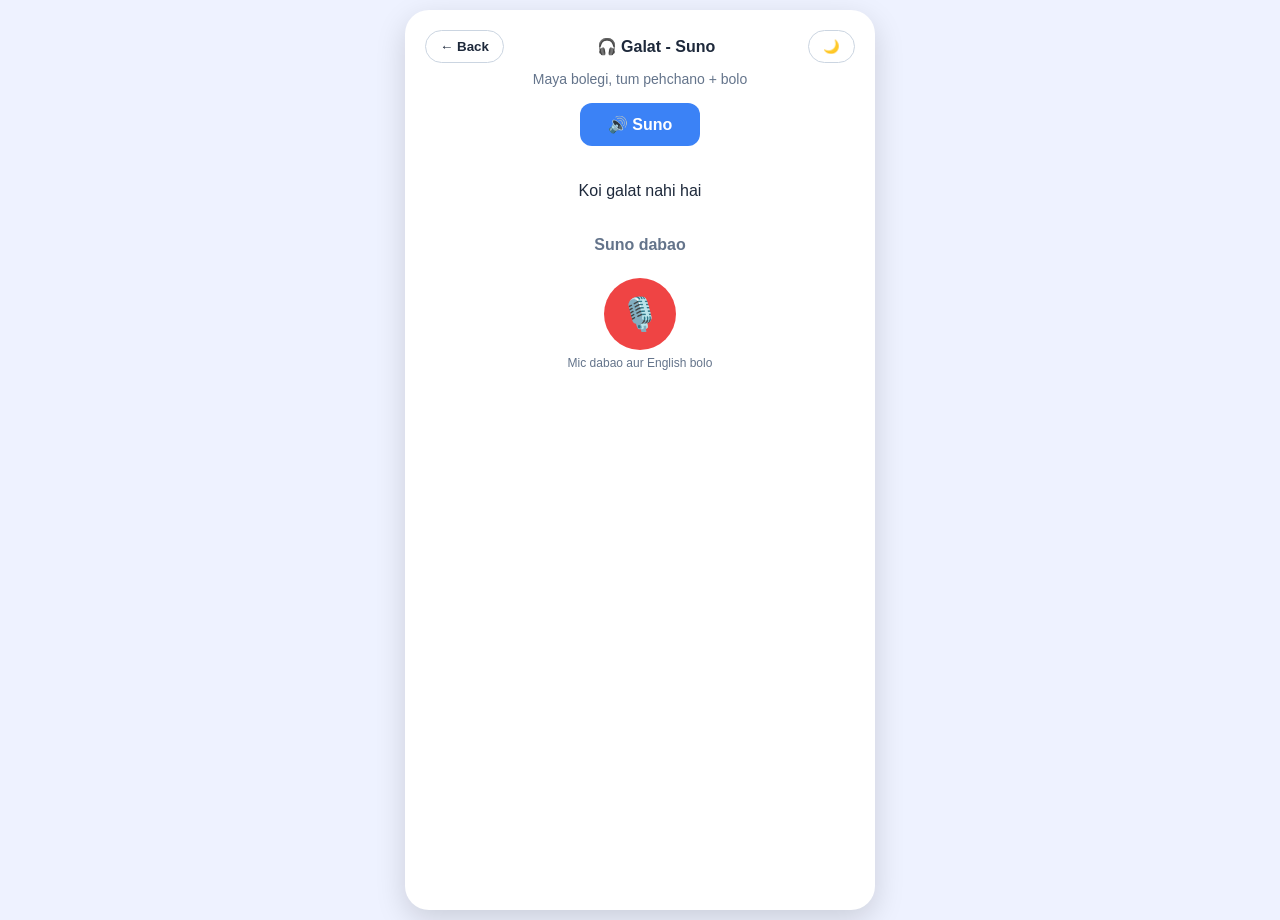
<file: wrong-suno-game.html>
<!DOCTYPE html>
<html lang="hi">
<head>
<meta charset="UTF-8"><meta name="viewport" content="width=device-width, initial-scale=1.0">
<title>Galat - Sun Ke Jodo</title>
<style>
:root{--bg:#eef2ff;--card:#fff;--text:#1e293b;--opt:#e2e8f0}
body.dark{--bg:#0f172a;--card:#1e293b;--text:#fff;--opt:#334155}
body{margin:0;background:var(--bg);color:var(--text);font-family:sans-serif;display:flex;justify-content:center;min-height:100vh;padding:10px}
.app{background:var(--card);width:100%;max-width:430px;border-radius:24px;padding:20px;box-shadow:0 10px 30px rgba(0,0,0,.15)}
.top{display:flex;justify-content:space-between;align-items:center}
.btn-small{border:1px solid #cbd5e1;background:var(--card);padding:8px 14px;border-radius:20px;cursor:pointer;font-weight:600;color:var(--text)}
.sub{text-align:center;color:#64748b;font-size:14px;margin:8px 0}
.stats{text-align:center;font-weight:700;margin:10px 0}
.sunoWrap{display:flex;justify-content:center;margin:16px 0}
.btn-suno{background:#3b82f6;color:#fff;border:none;padding:12px 28px;border-radius:12px;font-size:16px;font-weight:700;cursor:pointer}
.grid{display:grid;grid-template-columns:1fr 1fr;gap:12px;margin:20px 0}
.optBtn{background:var(--opt);border:none;padding:16px 10px;border-radius:14px;font-size:17px;font-weight:600;cursor:pointer;color:var(--text)}
.optBtn.correct{background:#22c55e!important;color:#fff}
.optBtn.wrong{background:#ef4444!important;color:#fff}
.micWrap{display:flex;flex-direction:column;align-items:center;margin:20px 0}
.micBtn{width:72px;height:72px;border-radius:50%;background:#ef4444;border:none;display:flex;align-items:center;justify-content:center;font-size:32px;cursor:pointer;color:#fff}
.micBtn.listening{background:#22c55e;transform:scale(1.1)}
#statusText{text-align:center;min-height:22px;font-weight:600;margin:10px 0;color:#64748b}
#nextBtn{width:100%;padding:14px;background:#22c55e;color:#fff;border:none;border-radius:12px;font-weight:800;display:none;cursor:pointer;font-size:16px}
</style>
</head>
<body>
<div class="app">
  <div class="top"><button class="btn-small" onclick="location.href='wrong-practice.html'">← Back</button><div style="font-weight:800">🎧 Galat - Suno</div><button class="btn-small" onclick="document.body.classList.toggle('dark')">🌙</button></div>
  <div class="sub">Maya bolegi, tum pehchano + bolo</div>
  <div class="stats" id="stats"></div>
  <div class="sunoWrap"><button class="btn-suno" id="sunoBtn">🔊 Suno</button></div>
  <div class="grid" id="optGrid"></div>
  <div id="statusText">Suno dabao</div>
  <div class="micWrap"><button class="micBtn" id="micBtn">🎙️</button><div style="font-size:12px;color:#64748b;margin-top:6px">Mic dabao aur English bolo</div></div>
  <button id="nextBtn">Next →</button>
</div>

<script>
// === FINAL FIX - COPY SYSTEM + ROMAN HATAO ===
let MASTER_HINDI_MAP = {};
try{
  let wd = JSON.parse(localStorage.getItem('wordData')||'null');
  if(wd){
    Object.values(wd).forEach(v=>{
      if(Array.isArray(v)){ v.forEach(it=>{ if(it.english && it.hindi) MASTER_HINDI_MAP[it.english.toLowerCase()]=it.hindi; }); }
      else if(v && typeof v==='object'){ Object.values(v).forEach(dayArr=>{ if(Array.isArray(dayArr)) dayArr.forEach(it=>{ if(it.english && it.hindi) MASTER_HINDI_MAP[it.english.toLowerCase()]=it.hindi; }); }); }
    });
  }
}catch(e){}

Object.assign(MASTER_HINDI_MAP, {
  "namaste":"नमस्ते","alvida":"अलविदा","dhanyawad":"धन्यवाद","dhanyavaad":"धन्यवाद",
  "kripya":"कृपया","haan":"हाँ","nahi":"नहीं",
  "pila":"पीला","peela":"पीला","peelaa":"पीला","yellow":"पीला",
  "laal":"लाल","red":"लाल",
  "hara":"हरा","harra":"हरा","green":"हरा",
  "neela":"नीला","neelaa":"नीला","blue":"नीला",
  "kala":"काला","kaala":"काला","black":"काला",
  "safed":"सफ़ेद","white":"सफ़ेद",
  "narangi":"नारंगी","orange":"नारंगी",
  "gulabi":"गुलाबी","gulaabi":"गुलाबी","gulaabii":"गुलाबी","pink":"गुलाबी",
  "baingani":"बैंगनी","purple":"बैंगनी"
});

function isRoman(str){ return /^[A-Za-z\s]+$/.test(str.trim()) && str.trim().length>0; }
function toDevanagariSingle(text){
  if(!text) return text;
  let low = text.toString().toLowerCase().trim();
  if(isRoman(text)){
    return MASTER_HINDI_MAP[low] || MASTER_HINDI_MAP[low.replace(/aa/g,'a')] || text;
  }
  return MASTER_HINDI_MAP[low] || text;
}
function cleanOptions(options){
  let converted = options.map(o=>{
    if(!o) return null;
    let k = o.toString().trim(); if(!k) return null;
    let low = k.toLowerCase();
    if(isRoman(k)){
      return MASTER_HINDI_MAP[low] || MASTER_HINDI_MAP[low.replace(/aa/g,'a')] || null;
    }
    return k;
  }).filter(Boolean);
  return [...new Set(converted)];
}
// === FIX END ===

let wrongSet=[];
try{ wrongSet=JSON.parse(localStorage.getItem('practiceNowSet')||'[]'); }catch(e){}
if(!wrongSet.length){ try{ wrongSet=JSON.parse(localStorage.getItem('wrongQuestions')||'[]'); }catch(e){} }
wrongSet = wrongSet.filter(q=>{ let t=(q.type||'').toLowerCase(); return t.includes('listen') || q.audioText || q.english; });

if(!wrongSet.length){
  document.getElementById('optGrid').innerHTML="<p style='grid-column:1/3;text-align:center'>Koi galat nahi hai</p>";
}else{
  let cur=0,score=0,hindiOK=false;
  const statsEl=document.getElementById('stats'), statusEl=document.getElementById('statusText'), gridEl=document.getElementById('optGrid'), nextBtn=document.getElementById('nextBtn'), sunoBtn=document.getElementById('sunoBtn'), micBtn=document.getElementById('micBtn');
  function updateStats(){ statsEl.innerText=`Question: ${cur+1}/${wrongSet.length} | Score: ${score}/${wrongSet.length}`; }
  function speak(text){
    if(!text) return;
    window.speechSynthesis.cancel();
    let u=new SpeechSynthesisUtterance(text);
    u.lang='en-US'; u.rate=0.9;
    u.onstart=()=>statusEl.innerText=`🔊 ${text}`;
    u.onend=()=>{ if(!hindiOK) statusEl.innerText="Sahi Hindi chuno"; };
    window.speechSynthesis.speak(u);
  }

  function loadQ(){
    if(cur>=wrongSet.length){ localStorage.removeItem('practiceNowSet'); alert(`Khatam! ${score}/${wrongSet.length}`); location.href='wrong-practice.html'; return; }
    hindiOK=false; nextBtn.style.display='none'; micBtn.classList.remove('listening');
    let q=wrongSet[cur]; updateStats();

    let english = q.english || q.audioText || "";
    let correctHindi = toDevanagariSingle(q.correctHindi || q.hindi || "");

    // === TUMHARA IDEA - COPY SYSTEM ===
    let options = [];
    if(q.savedOptions && q.savedOptions.length >= 3){
      // Main game wale 4 option hi copy karo - wahi sahi Hindi wale
      options = cleanOptions(q.savedOptions);
      // correctHindi usme ho na ho, force add karo
      if(!options.includes(correctHindi)) options[0]=correctHindi;
      console.log("COPY SYSTEM: Main game wale options use hue", options);
    } else {
      // Purane questions ke liye backup logic
      let rawOptions = (q.options || []).map(o => typeof o === 'string'? o : (o.hindi||"")).filter(Boolean);
      rawOptions = cleanOptions(rawOptions);
      let backup = ["पीला","लाल","हरा","नीला","गुलाबी","काला","सफ़ेद","नारंगी"];
      let pool = [...rawOptions,...backup];
      let finalOptions = [correctHindi];
      for(let p of pool){ if(finalOptions.length>=4) break; if(!finalOptions.includes(p)) finalOptions.push(p); }
      options = finalOptions;
    }

    options = [...new Set(options)].slice(0,4).sort(()=>0.5-Math.random());

    gridEl.innerHTML='';
    options.forEach(opt=>{
      let b=document.createElement('button'); b.className='optBtn'; b.innerText=opt;
      b.onclick=()=>{
        if(hindiOK) return;
        if(opt===correctHindi){
          b.classList.add('correct'); hindiOK=true;
          statusEl.innerText=`✅ Sahi! Mic dabao aur bolo: "${english}"`;
          speak(english);
        }else{
          b.classList.add('wrong');
          statusEl.innerText=`❌ Galat! Sahi hai: ${correctHindi}`;
        }
      };
      gridEl.appendChild(b);
    });
    statusEl.innerText="🔊 Suno dabao";
    setTimeout(()=>speak(english),400);
  }

  sunoBtn.onclick=()=>{ let q=wrongSet[cur]; speak(q.english || q.audioText || ""); };
  let recognition;
  if('webkitSpeechRecognition' in window || 'SpeechRecognition' in window){
    let SR = window.SpeechRecognition || window.webkitSpeechRecognition;
    recognition = new SR(); recognition.lang='en-US';
    recognition.onstart=()=>{ micBtn.classList.add('listening'); statusEl.innerText="🎧 Sun raha hu..."; };
    recognition.onend=()=>micBtn.classList.remove('listening');
    recognition.onresult=(e)=>{
      let said=e.results[0][0].transcript;
      score++; updateStats();
      statusEl.innerText=`✅ Bola: "${said}"`;
      nextBtn.style.display='block';
    };
    recognition.onerror=()=>{ micBtn.classList.remove('listening'); statusEl.innerText="Mic error, fir se try karo"; };
  }
  micBtn.onclick=()=>{
    if(!hindiOK){ alert('Pehle sahi Hindi chuno'); return; }
    if(!recognition){ score++; updateStats(); nextBtn.style.display='block'; return; }
    try{ recognition.start(); }catch{ recognition.stop(); setTimeout(()=>recognition.start(),200); }
  };
  nextBtn.onclick=()=>{ cur++; loadQ(); };
  loadQ();
}
</script>
</body>
</html>
</file>
<file: style.css>
* { 
  box-sizing: border-box; 
}

body { 
  margin: 0; 
  padding: 0; 
  width: 100%; 
  overflow-x: hidden; 
}

/* Container ki zid khatam */
.container {
  width: 100% !important;
  max-width: 100% !important;
  padding: 0 !important;
  margin: 0 !important;
}

.day-section {
  width: 100% !important;
  max-width: 100vw !important;
  padding: 8px !important;
  margin: 8px 0 !important;
  box-sizing: border-box !important;
}

.day-grid {
  display: grid !important;
  grid-template-columns: repeat(5, 1fr) !important;
  gap: 4px !important;
  width: 100% !important;
}

.day-grid button,
.day-grid .day-btn {
  all: unset !important;
  display: flex !important;
  align-items: center !important;
  justify-content: center !important;
  width: 100% !important;
  aspect-ratio: 1/1 !important;
  border: 2px solid #3b82f6 !important;
  border-radius: 50% !important;
  background: #1e293b !important;
  color: #94a3b8 !important;
  font-size: 11px !important;
  cursor: pointer !important;
  box-sizing: border-box !important;
}

.day-grid button:first-child {
  background: #3b82f6 !important;
  color: white !important;
}

.card, .quiz-card {
  width: calc(100% - 16px);
  margin: 8px;
  max-width: 100%;
}
* { margin: 0; padding: 0; box-sizing: border-box; }
body { font-family: -apple-system, BlinkMacSystemFont, 'Segoe UI', Roboto, sans-serif; background: #0f0f0f; color: #e0e0e0; }
.header { background: #1a73e8; padding: 12px 16px; display: flex; justify-content: space-between; align-items: center; }
.header-title { font-size: 20px; font-weight: 600; }
.stats { display: flex; gap: 12px; font-size: 14px; align-items: center; }
.container { max-width: 600px; margin: 0 auto; padding: 16px; }
.btn-purple { background: #9c27b0; color: white; padding: 16px; border: none; border-radius: 12px; font-size: 16px; font-weight: 600; width: 100%; margin: 8px 0; cursor: pointer; }
.btn-yellow { background: #ffc107; color: #000; padding: 16px; border: none; border-radius: 12px; font-size: 16px; font-weight: 600; width: 100%; margin: 8px 0; cursor: pointer; }
.btn-blue { background: #1a73e8; color: white; padding: 12px; border: none; border-radius: 8px; font-size: 15px; font-weight: 600; width: 100%; margin: 6px 0; cursor: pointer; }
.card { background: white; color: #000; padding: 16px; border-radius: 12px; margin: 16px 0; }
.card h3 { color: #1a73e8; margin-bottom: 4px; }
.card p { font-size: 14px; color: #555; margin-bottom: 12px; }
.input-box { width: 100%; padding: 12px; border: 2px solid #1a73e8; border-radius: 8px; margin: 8px 0; }
.btn-green { background: #28a745; color: white; padding: 12px 24px; border: none; border-radius: 8px; font-weight: 600; cursor: pointer; float: right; }
/* NAYA ORANGE BUTTON */
.btn-orange {
    background: #ff9600;
    color: white;
    padding: 16px;
    border: none;
    border-radius: 12px;
    font-size: 16px;
    font-weight: 600;
    width: 100%;
    margin: 8px 0;
    cursor: pointer;
}
#chat-page { height: 100vh; display: flex; flex-direction: column; }
.chat-header { padding: 16px; background: #1e1e1e; text-align: center; font-weight: 600; border-bottom: 1px solid #333; }
.chat-box { flex: 1; overflow-y: auto; padding: 16px; }
.msg { margin: 8px 0; padding: 10px 14px; border-radius: 12px; max-width: 80%; word-wrap: break-word; }
.user-msg { background: #1a73e8; color: white; margin-left: auto; }
.ai-msg { background: #1e1e1e; color: #e0e0e0; }
.input-area { display: flex; padding: 16px; background: #1e1e1e; border-top: 1px solid #333; gap: 8px; }
.input-area input { flex: 1; padding: 12px; border-radius: 8px; border: 1px solid #555; background: #111; color: #fff; }
.input-area button { padding: 12px 20px; background: #1a73e8; color: white; border: none; border-radius: 8px; }
.modal { display: none; position: fixed; z-index: 2000; left: 0; top: 0; width: 100%; height: 100%; background: rgba(0,0,0,0.7); }
.modal-content { background: #2d2d2d; color: white; margin: 30% auto; padding: 20px; width: 85%; border-radius: 12px; text-align: center; }
.day-circle-container { display: flex; gap: 12px; overflow-x: auto; padding: 8px 0; scrollbar-width: none; }
.day-circle-container::-webkit-scrollbar { display: none; }
.day-circle { min-width: 60px; height: 60px; background: #333; border: 3px solid #1a73e8; border-radius: 50%; display: flex; align-items: center; justify-content: center; font-weight: 600; font-size: 14px; cursor: pointer; flex-shrink: 0; color: #e0e0e0; }
.day-circle:hover { background: #1a73e8; color: white; }

/* ===== MIC BUTTON CSS START ===== */
.mic-btn {
    background: #EF4444; color: white; border: none;
    padding: 14px 18px; border-radius: 10px; font-size: 20px;
    cursor: pointer; transition: all 0.3s;
}
.mic-btn:active { transform: scale(0.9); }
.mic-btn.listening {
    background: #10B981;
    animation: pulse 1.5s infinite;
}
@keyframes pulse {
    0%, 100% { box-shadow: 0 0 0 0 rgba(16,185,129,0.7); }
    50% { box-shadow: 0 0 0 10px rgba(16,185,129,0); }
}
/* ===== MIC BUTTON CSS END ===== */
/* Tap-to-build UI styles */
.q-header { text-align: center; font-size: 18px; font-weight: 600; margin: 15px 0; color: #e0e0e0; }
.q-content { display: flex; align-items: center; gap: 15px; margin-bottom: 20px; }
.q-img { width: 60px; height: 60px; }
.audio-btn { 
  border: 1px solid #555; padding: 10px 15px; border-radius: 20px; 
  background: #1e1e1e; cursor: pointer; font-size: 16px; color: #e0e0e0;
}

.word-bank, .answer-box { 
  display: flex; flex-wrap: wrap; gap: 8px; margin: 15px 0; min-height: 50px; 
}
.word-bank button, .answer-box button {
  padding: 8px 14px; border: 1px solid #555; border-radius: 8px; 
  background: #333; font-size: 15px; cursor: pointer; color: #e0e0e0;
}
.answer-box { border: 2px dashed #555; padding: 10px; border-radius: 10px; }

.feedback { 
  padding: 12px; border-radius: 10px; margin: 15px 0; font-size: 16px; 
}
.feedback.correct { background: #10B981; color: white; }
.feedback.wrong { background: #EF4444; color: white; }

.btn-check, .btn-next {
  width: 100%; padding: 14px; border: none; border-radius: 10px; 
  font-size: 16px; font-weight: 600; cursor: pointer; margin-top: 10px;
}
.btn-check { background: #3b82f6; color: white; }
.btn-next { background: #22c55e; color: white; }

.ref-translation { margin-top: 15px; text-align: center; color: #999; }
.button-container {
  width: 100%;
  margin-top: 20px;
}

.btn-primary {
  width: 100%;
  padding: 16px;
  background-color: #3DDC84;
  color: white;
  font-size: 18px;
  font-weight: 600;
  border: none;
  border-radius: 12px;
  cursor: pointer;
  margin-bottom: 12px;
  transition: 0.2s;
}

.btn-primary:hover {
  background-color: #2fb86e;
}

.btn-primary:active {
  transform: scale(0.98);
}

.feedback {
  width: 100%;
  padding: 16px;
  background-color: #1DB584;
  color: white;
  font-size: 18px;
  font-weight: 600;
  border-radius: 12px;
  text-align: center;
  margin-top: 12px;
}

.feedback.wrong {
  background-color: #FF4B4B;
}
/* Background color pura app ka */
body {
  background-color: #0F0F0F;
  margin: 0;
  font-family: sans-serif;
}

.quiz-container {
  background-color: white;
  border-radius: 24px;
  padding: 24px;
  margin: 20px;
}

/* Word buttons - went, go, gone */
#word-bank {
  display: flex;
  flex-wrap: wrap;
  gap: 12px;
  margin: 20px 0;
  justify-content: center;
}

.word-btn {
  padding: 14px 24px;
  background-color: #2C2C2E;
  color: #FFFFFF;
  font-size: 17px;
  font-weight: 600;
  border: none;
  border-radius: 12px;
  cursor: pointer;
  min-width: 85px;
  box-shadow: 0 3px 6px rgba(0,0,0,0.3);
}

.word-btn:active {
  transform: scale(0.96);
  background-color: #1C1C1E;
}

/* Answer box */
#answer-box {
  min-height: 60px;
  border: 2px dashed #D1D1D6;
  border-radius: 14px;
  padding: 16px;
  margin: 20px 0;
  display: flex;
  flex-wrap: wrap;
  gap: 10px;
  align-items: center;
  background-color: #F2F2F7;
}

/* Selected word chip */
.selected-word {
  background-color: #3DDC84;
  color: white;
  padding: 10px 16px;
  border-radius: 10px;
  cursor: pointer;
  font-size: 16px;
  font-weight: 600;
}
  .speaker-btn {
     width: 48px;
     height: 48px;
     background-color: #2C2C2E;
     border-radius: 50%;
     border: none;
     font-size: 22px;
     margin-right: 12px;
   }
.progress-bar {
  width: 100%;
  height: 8px;
  background: #E5E5E5;
  border-radius: 4px;
  margin: 10px 0;
}
.progress-fill {
  height: 100%;
  background: #3DDC84;
  border-radius: 4px;
  transition: 0.3s;
}
/* Progress Line - Green */
.progress-bar-main {
  width: calc(100% - 32px); height: 6px; background: #334155;
  border-radius: 3px; margin: 0 16px 16px 16px;
}
.progress-fill-main {
  height: 100%; background: #10B981; border-radius: 3px; transition: 0.3s;
}

/* White Quiz Card */
.quiz-card {
  background: white; color: #000; padding: 20px; border-radius: 16px; margin: 0 16px;
}
.quiz-card h2 { color: #1a73e8; font-size: 20px; margin-bottom: 4px; }
.quiz-card p { color: #666; font-size: 14px; margin-bottom: 16px; }
#progress-text { text-align: center; color: #666; margin: 12px 0; font-weight: 600; }
.q-header { text-align: center; font-size: 16px; font-weight: 600; margin: 15px 0; color: #999; }
#hindi-text { font-size: 18px; font-weight: 600; text-align: center; margin: 15px 0; color: #000; }
.q-content { display: flex; align-items: center; gap: 12px; margin-bottom: 20px; justify-content: center; }
.audio-btn {
  border: 1px solid #333; padding: 10px; border-radius: 50%;
  background: #1e1e1e; cursor: pointer; font-size: 16px; color: #fff; width: 40px; height: 40px;
}
.ref-translation { font-size: 16px; color: #333; }
.answer-box {
  min-height: 50px; border: 2px dashed #D1D1D6; border-radius: 14px;
  padding: 16px; margin: 20px 0; display: flex; flex-wrap: wrap; gap: 10px;
  align-items: center; background-color: #F2F2F7;
}
#word-bank {
  display: flex; flex-wrap: wrap; gap: 12px; margin: 20px 0; justify-content: center;
}
.word-btn {
  padding: 14px 24px; background-color: #2C2C2E; color: #FFFFFF;
  font-size: 17px; font-weight: 600; border: none; border-radius: 12px;
  cursor: pointer; min-width: 85px; box-shadow: 0 3px 6px rgba(0,0,0,0.3);
}
.selected-word {
  background-color: #10B981; color: white; padding: 10px 16px;
  border-radius: 10px; cursor: pointer; font-size: 16px; font-weight: 600;
}
.button-container { width: 100%; margin-top: 20px; }
.btn-check,.btn-next {
  width: 100%; padding: 16px; border: none; border-radius: 12px;
  font-size: 18px; font-weight: 600; cursor: pointer;
}
.btn-check { background: #10B981; color: white; }
.btn-next { background: #3B82F6; color: white; }
.feedback {
  width: 100%; padding: 16px; background-color: #10B981; color: white;
  font-size: 18px; font-weight: 600; border-radius: 12px; text-align: center; margin-top: 12px;
}
.feedback.wrong { background-color: #EF4444; }

/* Day Circle - 3 State */
.day-circle.completed { background: #10B981; color: white; }
.day-circle.current { background: #3B82F6; color: white; box-shadow: 0 0 0 3px rgba(59,130,246,0.3); }
.day-circle.locked { background: #334155; color: #64748b; cursor: not-allowed; }
.tick-icon { font-size: 16px; line-height: 1; }
.start-text { font-size: 10px; margin-top: 2px; }
.lock-icon { font-size: 12px; margin-top: 2px; }
/* ===== PARENT DABBA FIX - SABSE ZARURI ===== */
/* Ye wala div tumhare Day circles ko kaat raha hai */
.card,
.unit-card,
.unit-container,
[class*="unit"] {
  overflow: visible !important; /* Katna band */
  padding-left: 12px !important; /* Left side space */
  padding-right: 12px !important; /* Right side space */
  box-sizing: border-box !important;
}

/* ===== DAY GRID ===== */
.day-grid {
  display: grid !important;
  gap: 5px !important; /* Gap aur kam */
  padding: 8px 0 !important; /* Upar-neeche 8px, left-right 0 */
  justify-content: center !important;
  justify-items: center !important;
  width: 100% !important;
  
  /* Mobile: 5 circle */
  grid-template-columns: repeat(5, 1fr) !important;
}

/* Tablet: 8 circle */
@media (min-width: 600px) {
  .day-grid {
    grid-template-columns: repeat(8, 1fr) !important;
    gap: 8px !important;
    max-width: 600px !important;
    margin: 0 auto !important;
  }
}

/* Laptop: 10 circle */
@media (min-width: 900px) {
  .day-grid {
    grid-template-columns: repeat(10, 1fr) !important;
    gap: 10px !important;
    max-width: 800px !important;
  }
}

/* ===== DAY CIRCLE ===== */
.day-circle {
  width: 80% !important; /* 20% jagah chhod di */
  aspect-ratio: 1/1 !important;
  max-width: 45px !important; /* Aur chota kar diya */
  border-radius: 50% !important;
  font-size: clamp(10px, 2.5vw, 14px) !important;
  font-weight: 600 !important;
  display: flex !important;
  flex-direction: column !important;
  justify-content: center !important;
  align-items: center !important;
  line-height: 1 !important;
  box-sizing: border-box !important;
  border: 2px solid #1E90FF !important;
  background: #1a2332 !important;
  color: #8b9bb4 !important;
}

/* Current Day - Glow bilkul kam */
.day-circle.current {
  background: #1E90FF !important;
  border-color: #1E90FF !important;
  color: #fff !important;
  box-shadow: 0 0 4px rgba(30, 144, 255, 0.4) !important; /* Glow kam */
}

/* Completed Day */
.day-circle.completed {
  background: #22c55e !important;
  border-color: #22c55e !important;
  color: #fff !important;
}

/* Icon text */
.day-circle .start-text,
.day-circle .lock-icon,
.day-circle .tick-icon {
  font-size: clamp(5px, 1.4vw, 7px) !important;
  line-height: 1 !important;
  margin-top: 0px !important;
}

/* ===== MAYA QUIZ CARD ===== */
#maya-section {
  width: calc(100% - 24px) !important;
  max-width: 480px !important;
  margin: 20px auto !important;
}
.btn-red {
    width: 100%;
    padding: 14px; /* 16px tha, 14px kar diya */
    margin: 8px 0;
    font-size: 16px;
    font-weight: 700; /* 900 tha, 700 kar diya - patla font */
    background: #ff4b4b; /* Gradient hata diya, solid color */
    color: white;
    border: none; /* Border bhi hata diya */
    border-radius: 12px; /* 16px tha, 12px kar diya */
    cursor: pointer;
    transition: background 0.2s ease;
}

.btn-red:hover {
    background: #e04040; /* Hover pe thoda dark */
}

.btn-red:active {
    background: #c13232; /* Click pe aur dark */
}
</file>
